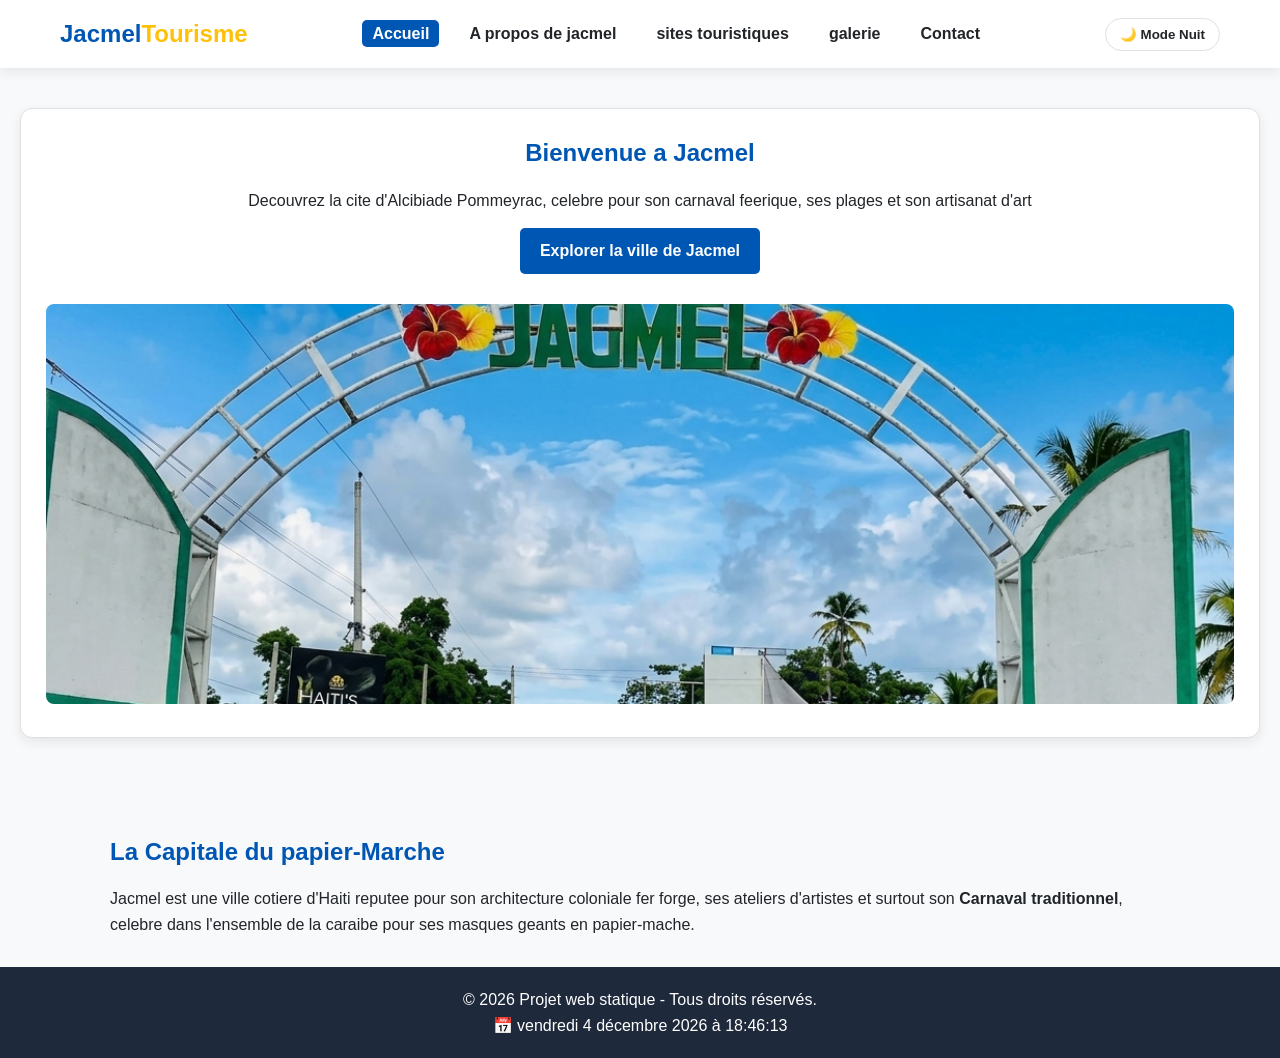
<file: Devoir HTML sur Jacmel - Copy/index.html>
<!DOCTYPE html>
<html lang="fr">
<head>
    <meta charset="UTF-8">
    <meta name="viewport" content="width=device-width, initial-scale=1.0">
    <title>Jacmel - Capitale culturelle d'Haïti</title>
    <link rel="stylesheet" href="style.css">
</head>
<body>
    <audio id="bgMusic" loop style="display: none;">
        <source src="music/musique.mp3" type="audio/mpeg">
    </audio>
    <header>
        <nav class="navbar">
            <div class="logo">Jacmel<span>Tourisme</span></div>
                <ul class="nav-links" id="nav-links">
                    <li><a href="index.html" class="active">Accueil</a></li>
                    <li><a href="A propos.html">A propos de jacmel</a></li>
                    <li><a href="sites touristiques.html">sites touristiques</a></li>
                    <li><a href="galerie.html">galerie</a></li>
                    <li><a href="contact.html">Contact</a></li>
                </ul>
                <button id="themeToggle" class="btn-theme">🌙 Mode Nuit</button>
            <div class="hamburger" id="hamburger">&#9776;</div>
        </nav>
    </header>
    <section class="hero">
        <div class="hero-content">
            <div class="card">
            <h1>Bienvenue a Jacmel</h1>
            <p>Decouvrez la cite d'Alcibiade Pommeyrac, celebre pour son carnaval feerique, ses plages et son artisanat d'art </p>
            <a href="sites touristiques.html" class="btn-main">Explorer la ville de Jacmel</a>
            <image src="images/entree.jpg" alt="Bienvenue a Jacmel"></image>
            </div>
        </div>
    </section>
    <section class="container intro-section">
        <h2>La Capitale du papier-Marche</h2>
        <p>
            Jacmel est une ville cotiere d'Haiti reputee pour son architecture coloniale fer forge, ses ateliers d'artistes et surtout son
            <strong>Carnaval traditionnel</strong>,
            celebre dans l'ensemble de la caraibe pour ses masques geants en papier-mache.
        </p>
    </section>
    <button id="backToTop" class="back-to-top">retour en haut</button>
    <footer>
        <p>&copy; 2026 Projet web statique - Tous droits réservés.</p>
        <p id="datetime"></p>
    </footer>
    <script src="script.js"></script>
</body>
</html>
</file>
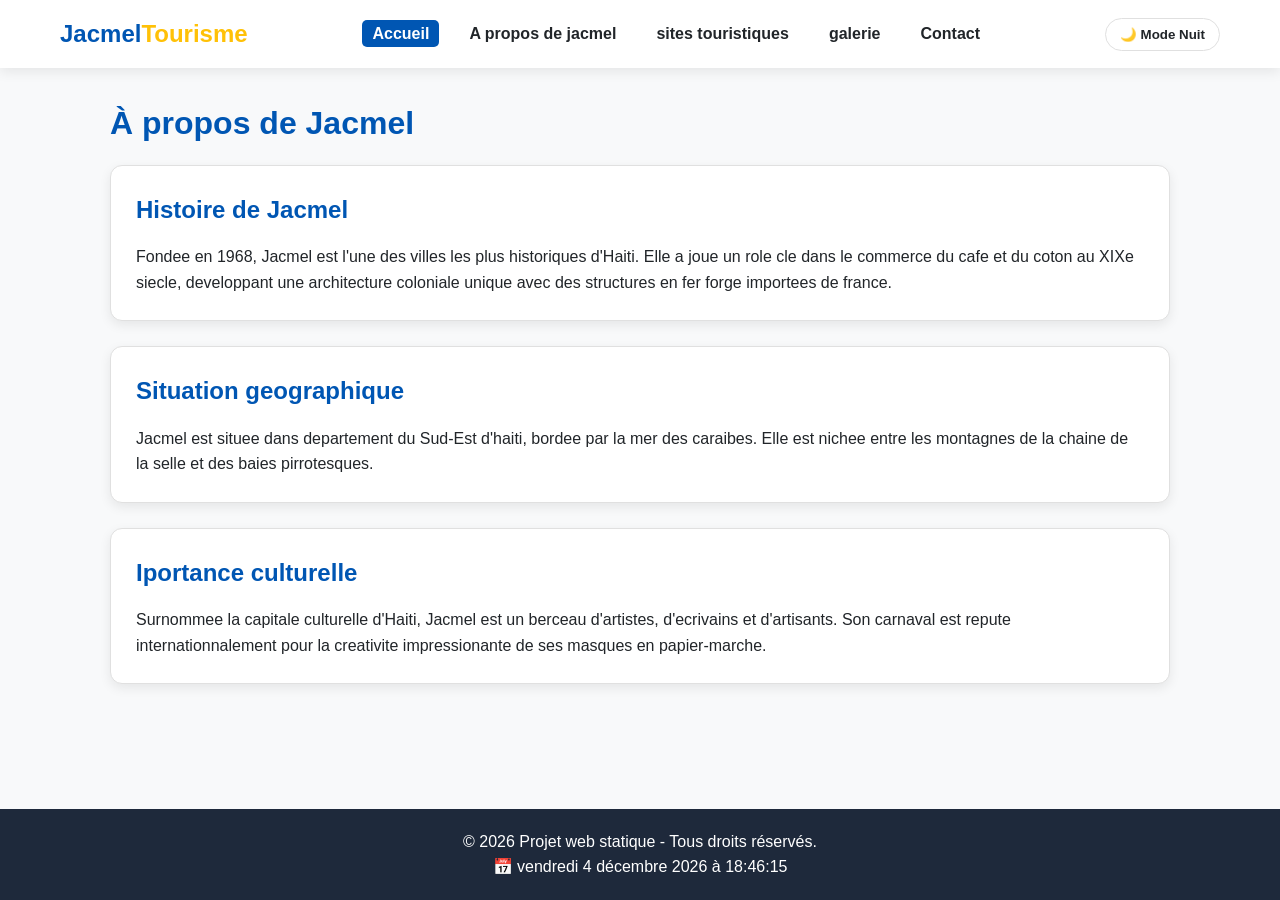
<file: Devoir HTML sur Jacmel - Copy/A propos.html>
<!DOCTYPE html>
<html lang="fr">
<head>
    <meta charset="UTF-8">
    <meta name="viewport" content="width=device-width, initial-scale=1.0">
    <title>Jacmel - Capitale culturelle d'Haïti</title>
    <link rel="stylesheet" href="style.css">
</head>
<body>
    <audio id="bgMusic" loop style="display: none;">
        <source src="music/musique.mp3" type="audio/mpeg">
    </audio>
   <header>
        <nav class="navbar">
            <div class="logo">Jacmel<span>Tourisme</span></div>
                <ul class="nav-links" id="nav-links">
                    <li><a href="index.html" class="active">Accueil</a></li>
                    <li><a href="A propos.html">A propos de jacmel</a></li>
                    <li><a href="sites touristiques.html">sites touristiques</a></li>
                    <li><a href="galerie.html">galerie</a></li>
                    <li><a href="contact.html">Contact</a></li>
                </ul>
                <button id="themeToggle" class="btn-theme">🌙 Mode Nuit</button>
            <div class="hamburger" id="hamburger">&#9776;</div>
        </nav>
    </header>
    <main class="container">
        <h1>À propos de Jacmel</h1>
        <section class="card">
            <h2>Histoire de Jacmel</h2>
            <p>
                Fondee en 1968, Jacmel est l'une des villes les plus historiques d'Haiti. Elle a joue un role cle dans le commerce du cafe et du coton au XIXe siecle, developpant une architecture coloniale unique avec des structures en fer forge importees de france.  
            </p>
        </section>
        <section class="card">
            <h2>Situation geographique</h2>
            <p>
                Jacmel est situee dans departement du Sud-Est d'haiti, bordee par la mer des caraibes. Elle est nichee entre les montagnes de la chaine de la selle et des baies pirrotesques.
            </p>
        </section>
        <section class="card">
            <h2>Iportance culturelle</h2>
            <p>
                Surnommee la capitale culturelle d'Haiti, Jacmel est un berceau d'artistes, d'ecrivains et d'artisants. Son carnaval est repute internationnalement pour la creativite impressionante de ses masques en papier-marche.
            </p>
        </section>
    </main>
        <button id="backToTop" class="back-to-top">retour en haut</button>
    <footer>
        <p>&copy; 2026 Projet web statique - Tous droits réservés.</p>
        <p id="datetime"></p>
    </footer>
    <script src="script.js"></script>
</body>
</html>
</file>
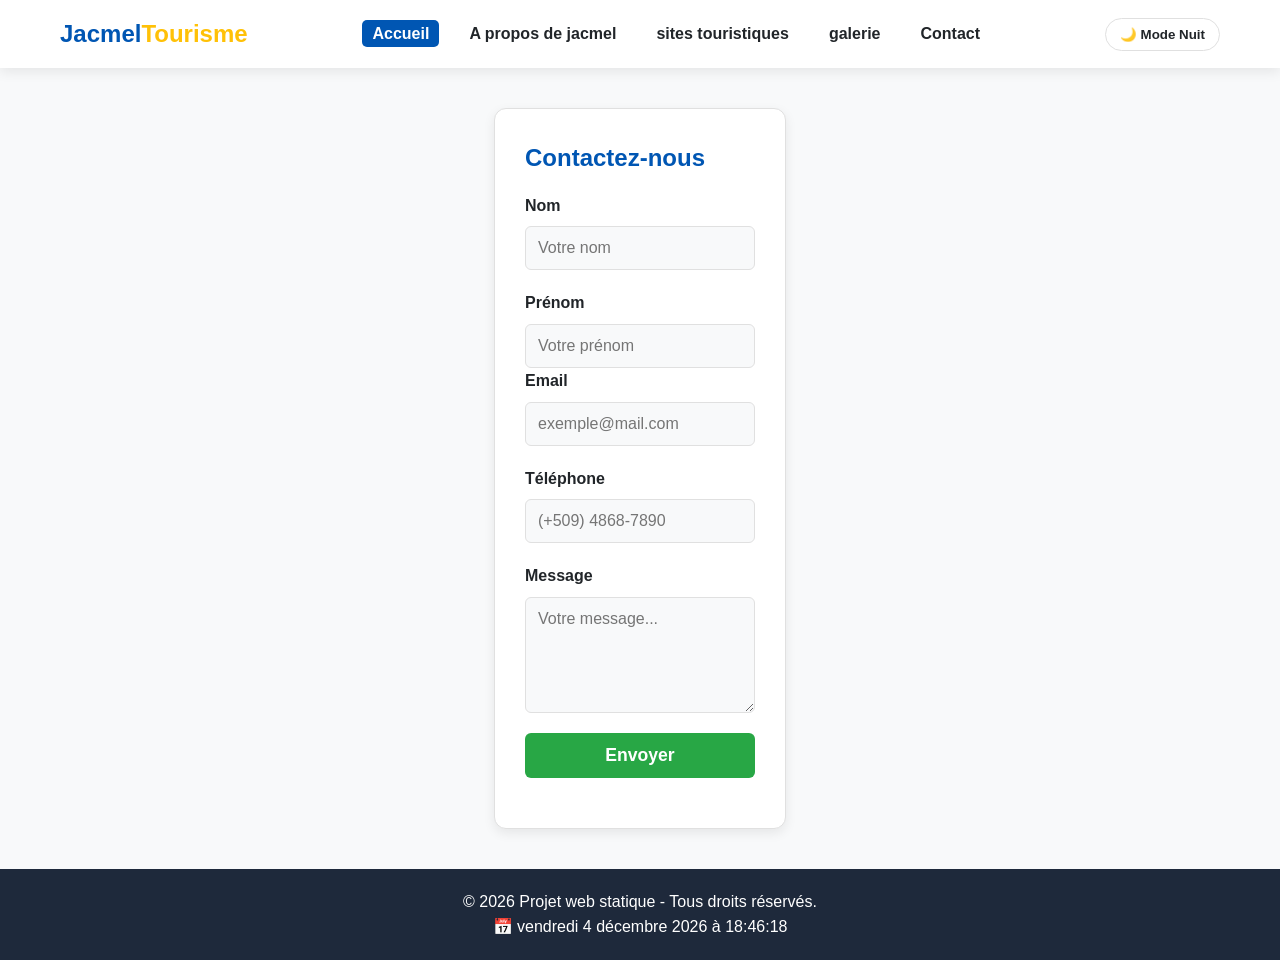
<file: Devoir HTML sur Jacmel - Copy/contact.html>
<!DOCTYPE html>
<html lang="fr">
<head>
    <meta charset="UTF-8">
    <meta name="viewport" content="width=device-width, initial-scale=1.0">
    <title>Jacmel - Capitale culturelle d'Haïti</title>
    <link rel="stylesheet" href="style.css">
</head>
<body>
    <audio id="bgMusic" loop style="display: none;">
        <source src="music/musique.mp3" type="audio/mpeg">
    </audio>
    <header>
        <nav class="navbar">
            <div class="logo">Jacmel<span>Tourisme</span></div>
                <ul class="nav-links" id="nav-links">
                    <li><a href="index.html" class="active">Accueil</a></li>
                    <li><a href="A propos.html">A propos de jacmel</a></li>
                    <li><a href="sites touristiques.html">sites touristiques</a></li>
                    <li><a href="galerie.html">galerie</a></li>
                    <li><a href="contact.html">Contact</a></li>
                </ul>
                 <button id="themeToggle" class="btn-theme">🌙 Mode Nuit</button>
            <div class="hamburger" id="hamburger">&#9776;</div>
        </nav>
    </header>
    <section class="contact-section">
        <h1>Contactez-nous</h1>
        <div id="message-confirmation" class="alert-succes" style="display: none;"></div>
        <form id="contactForm" onsubmit="return validerFormulaire(event)">
            <div class="form-group">
                <label for="nom">Nom</label>
                <input type="text" id="nom" name="nom" placeholder="Votre nom" required>
            </div>

            <div class="form-group">
                <label for="prenom">Prénom</label>
                <input type="text" id="prenom" name="prenom" placeholder="Votre prénom" required>


            <div class="form-group">
                <label for="email">Email</label>
                <input type="email" id="email" name="email" placeholder="exemple@mail.com" required>
            </div>

            <div class="form-group">
                <label for tel">Téléphone</label>
                <input type="tel" id="tel" name="tel" placeholder="(+509) 4868-7890" required>
            </div>

            <div class="form-group">
                <label for="message">Message</label>
                <textarea id="message" name="message" rows="5" placeholder="Votre message..." required></textarea>
            </div>

            <button type="submit" class="btn-submit">Envoyer</button>
        </form>
    </section>

    <button id="backToTop" class="back-to-top">retour en haut</button>
    <footer>
        <p>&copy; 2026 Projet web statique - Tous droits réservés.</p>
        <p id="datetime"></p>
    </footer>
    <script src="script.js"></script>
</body>
</html>
</file>
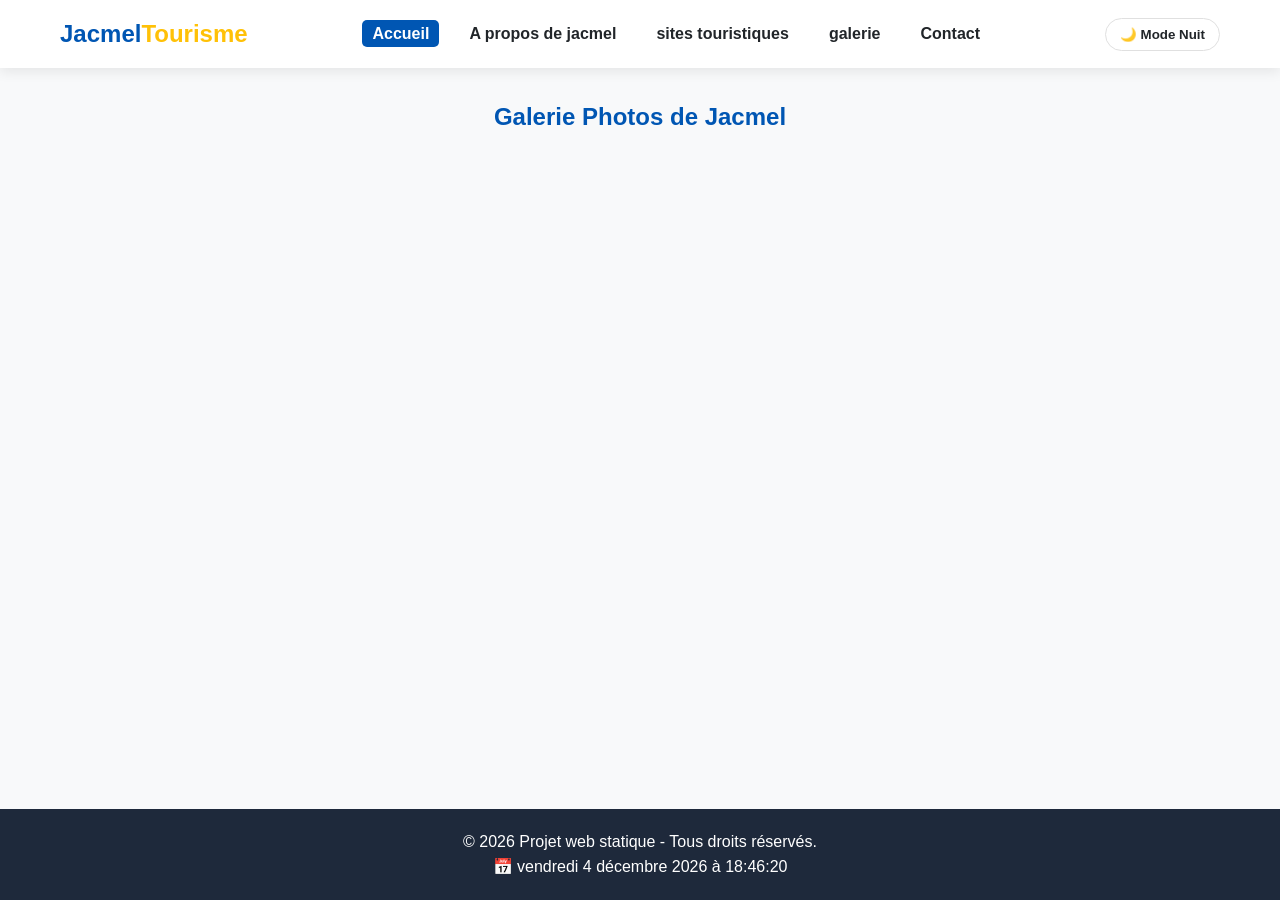
<file: Devoir HTML sur Jacmel - Copy/galerie.html>
<!DOCTYPE html>
<html lang="fr">
<head>
    <meta charset="UTF-8">
    <meta name="viewport" content="width=device-width, initial-scale=1.0">
    <title>Jacmel - Capitale culturelle d'Haïti</title>
    <link rel="stylesheet" href="style.css">
</head>
<body>
    <audio id="bgMusic" loop style="display: none;">
        <source src="music/musique.mp3" type="audio/mpeg">
    </audio>
    <header>
        <nav class="navbar">
            <div class="logo">Jacmel<span>Tourisme</span></div>
                <ul class="nav-links" id="nav-links">
                    <li><a href="index.html" class="active">Accueil</a></li>
                    <li><a href="A propos.html">A propos de jacmel</a></li>
                    <li><a href="sites touristiques.html">sites touristiques</a></li>
                    <li><a href="galerie.html">galerie</a></li>
                    <li><a href="contact.html">Contact</a></li>
                </ul>
                <button id="themeToggle" class="btn-theme">🌙 Mode Nuit</button>
            <div class="hamburger" id="hamburger">&#9776;</div>
        </nav> 
    </header>
    <section class="diaporama-container">
        <h1>Galerie Photos de Jacmel</h1>
        <div class="slideshow">
            <div class="slide fade">
                <img src="images/entree.jpg" alt="Entree de la ville  2">
                <div class="caption">Entree de la ville</div>
            </div>
            <div class="slide fade">
                <img src="images/image.jpg" alt="Carnaval de Jacmel 1">
                <div class="caption">Carnaval de Jacmel </div>
            </div>
            <div class="slide fade">
                <img src="images/bassin.jpg" alt="Bassin bleu 2">
                <div class="caption">Bassin bleu</div>
            </div>
            <div class="slide fade">
                <img src="images/raymond.jpg" alt="Raymond les bains">
                <div class="caption">Raymond les bains</div>
            </div>
            <div class="slide fade">
                <img src="images/centre.webp" alt="Centre Historique">
                <div class="caption">Centre Historique</div>
            </div>
            <div class="slide fade">
                <img src="images/cathe.jpg" alt="Cathédrale Saint-Philippe">
                <div class="caption">Cathédrale Saint-Philippe</div>
            </div>
            <div class="slide fade">
                <img src="images/img.jpg" alt="Artisanat Jacmel">
                <div class="caption">Artisanat Jacmel</div>
            </div>
            <div class="slide fade">
                <img src="images/defile.jpg" alt="Defile carnaval">
                <div class="caption">Defile carnaval</div>
            </div>
            <div class="slide fade">
                <img src="images/image2.jpg" alt="Bor de mer">
                <div class="caption">Bor de mer</div>
            </div>
            <div class="slide fade">
                <img src="images/peint.jpg" alt="Peinture Haïtienne">
                <div class="caption">Peinture Haïtienne</div>
            </div>
        </div>
    </section>

    <button id="backToTop" class="back-to-top">⬆</button>
    <footer>
        <p>&copy; 2026 Projet web statique - Tous droits réservés.</p>
        <p id="datetime"></p>
    </footer>
    <script src="script.js"></script>
</body>
</html>
</file>
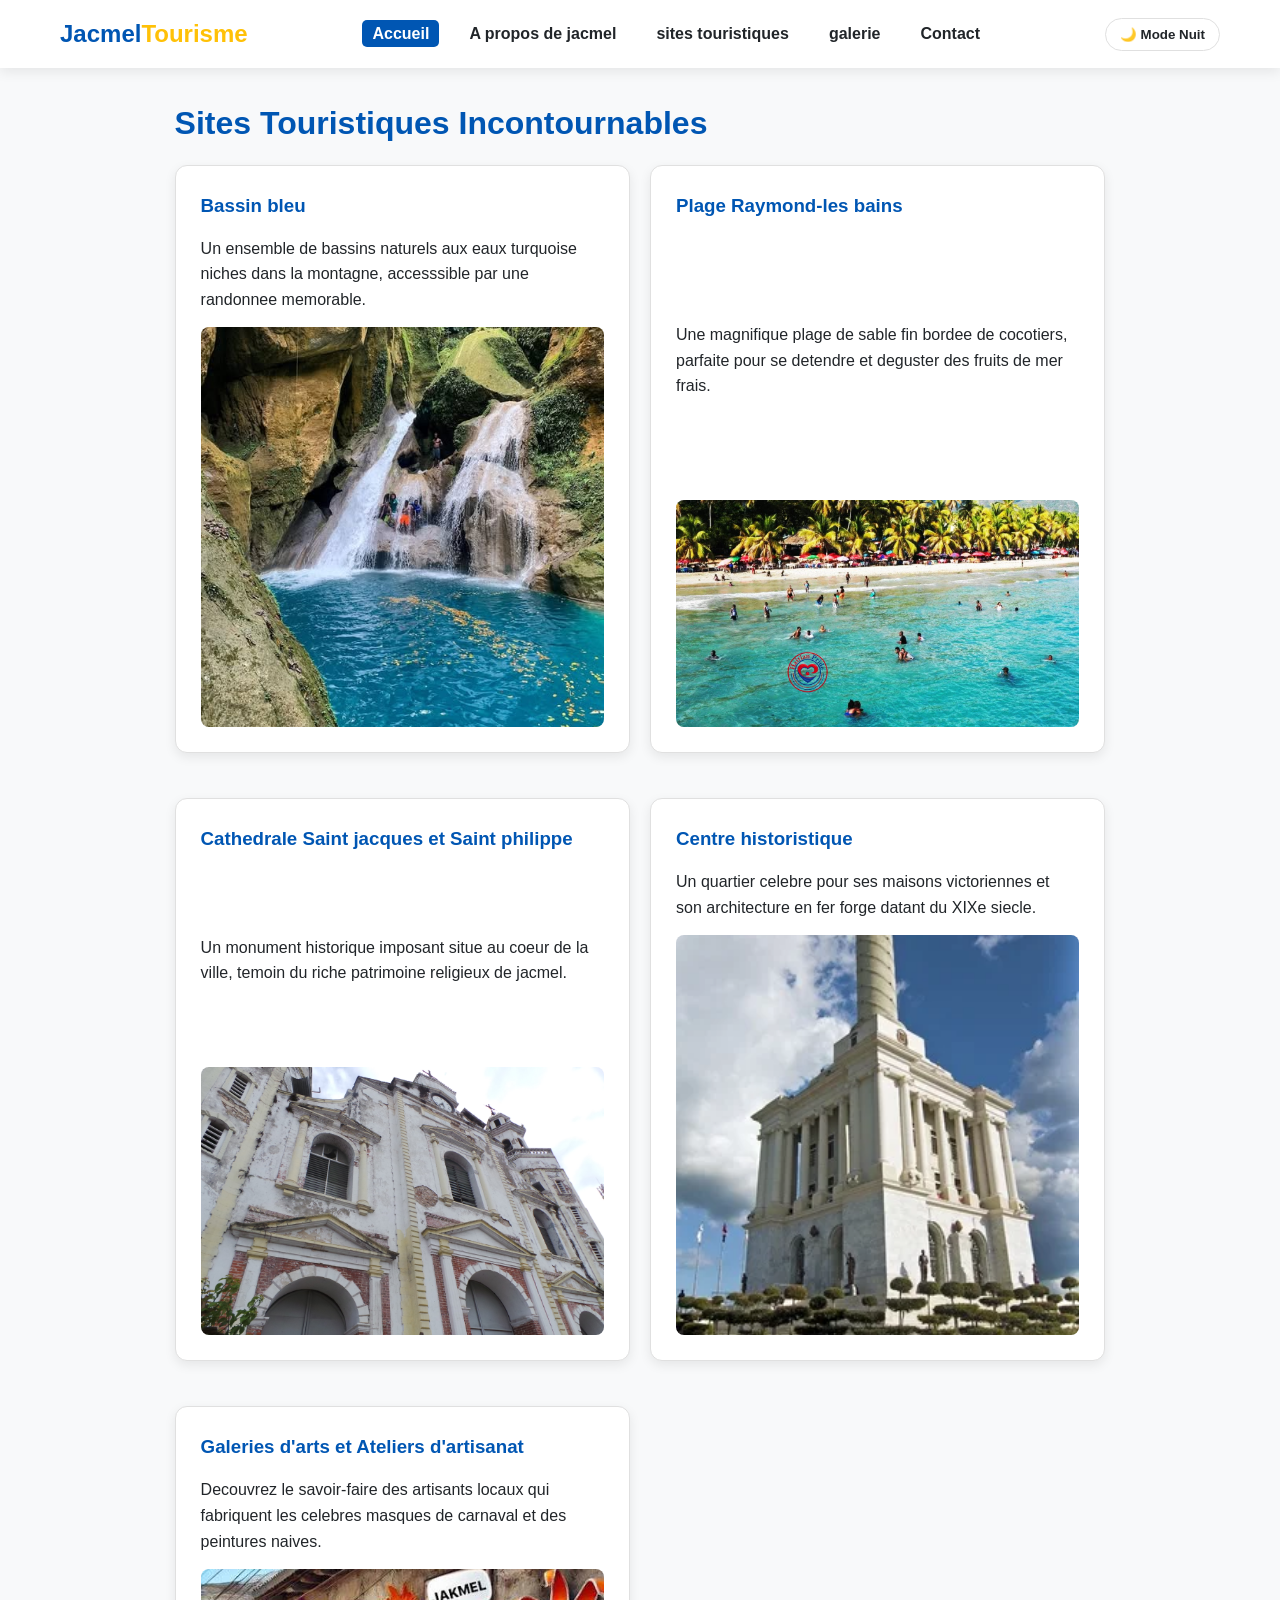
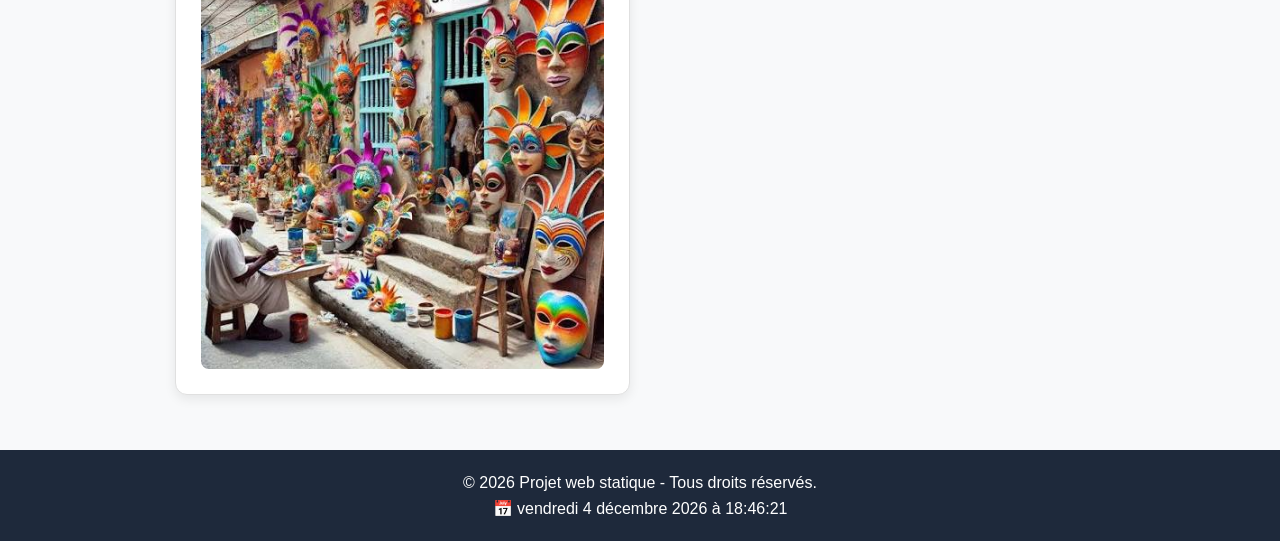
<file: Devoir HTML sur Jacmel - Copy/sites touristiques.html>
<!DOCTYPE html>
<html lang="fr">
<head>
    <meta charset="UTF-8">
    <meta name="viewport" content="width=device-width, initial-scale=1.0">
    <title>Jacmel - Capitale culturelle d'Haïti</title>
    <link rel="stylesheet" href="style.css">
</head>
<body>
    <audio id="bgMusic" loop style="display: none;">
        <source src="music/musique.mp3" type="audio/mpeg">
    </audio>
    <header>
        <nav class="navbar">
            <div class="logo">Jacmel<span>Tourisme</span></div>
                <ul class="nav-links" id="nav-links">
                    <li><a href="index.html" class="active">Accueil</a></li>
                    <li><a href="A propos.html">A propos de jacmel</a></li>
                    <li><a href="sites touristiques.html">sites touristiques</a></li>
                    <li><a href="galerie.html">galerie</a></li>
                    <li><a href="contact.html">Contact</a></li>
                </ul>
                <button id="themeToggle" class="btn-theme">🌙 Mode Nuit</button>
            <div class="hamburger" id="hamburger">&#9776;</div>
        </nav>
    </header>
    <main class="container">
            <h1>Sites Touristiques Incontournables</h1>
            <div class="site-grid">
                <div class="card">
                <article class="site-card">
                    <h3>Bassin bleu</h3>
                    <p>Un ensemble de bassins naturels aux eaux turquoise niches dans la montagne, accesssible par une randonnee memorable.</p>
                    <image src="images/bassinbleu.jpg" alt="Bassin bleu"></image>
                </article>
                </div>

                <div class="card">
                <article class="site-card">
                    <h3>Plage Raymond-les bains</h3>
                    <p>Une magnifique plage de sable fin bordee de cocotiers, parfaite pour se detendre et deguster des fruits de mer frais.</p>
                    <image src="images/raymond.jpg" alt="Plage Raymond-les bains"></image>
                </article>
                </div>

                <div class="card">
                <article class="site-card">
                    <h3>Cathedrale Saint jacques et Saint philippe</h3>
                    <p>Un monument historique imposant situe au coeur de la ville, temoin du riche patrimoine religieux de jacmel.</p>
                    <image src="images/cathe.jpg" alt="Cathedrale Saint jacques et Saint philippe"></image>
                </article>
                </div>

                <div class="card">
                <article class="site-card">
                    <h3>Centre historistique</h3>
                    <p>Un quartier celebre pour ses maisons victoriennes et son architecture en fer forge datant du XIXe siecle.</p>
                    <image src="images/centr.webp" alt="Centre historistique"></image>
                </article>
                </div>

                <div class="card">
                <article class="site-card">
                    <h3>Galeries d'arts et Ateliers d'artisanat</h3>
                    <p>Decouvrez le savoir-faire des artisants locaux qui fabriquent les celebres masques de carnaval et des peintures naives.</p>
                    <image src="images/img.jpg" alt="aleries d'arts et Ateliers d'artisanat"></image>
                </article>
                </div>
            </div>
    </main>
    <button id="backToTop" class="back-to-top">retour en haut</button>
    <footer>
        <p>&copy; 2026 Projet web statique - Tous droits réservés.</p>
        <p id="datetime"></p>
    </footer>
    <script src="script.js"></script>
</body>
</html>
</file>
<file: Devoir HTML sur Jacmel - Copy/style.css>
/* ==========================================
   1. REGLES GENERALES ET VARIABLES
   ========================================== */
:root {
    --bg-primary: #f8f9fa;
    --bg-card: #ffffff;
    --text-color: #212529;
    --primary-color: #0056b3;
    --accent-color: #ffc107;
    --border-color: #e0e0e0;
    --footer-bg: #1e293b;
    --footer-text: #ffffff;
    --shadow: 0 4px 12px rgba(0, 0, 0, 0.08);
}

/* Dark Mode Variables */
body.dark-theme {
    --bg-primary: #0f172a;
    --bg-card: #1e293b;
    --text-color: #f8fafc;
    --primary-color: #38bdf8;
    --accent-color: #f59e0b;
    --border-color: #334155;
    --footer-bg: #020617;
    --footer-text: #cbd5e1;
    --shadow: 0 4px 12px rgba(0, 0, 0, 0.4);
}

* {
    margin: 0;
    padding: 0;
    box-sizing: border-box;
    font-family: 'Segoe UI', Tahoma, Geneva, Verdana, sans-serif;
    transition: background-color 0.3s ease, color 0.3s ease;
}

body {
    background-color: var(--bg-primary);
    color: var(--text-color);
    line-height: 1.6;
    display: flex;
    flex-direction: column;
    min-height: 100vh;
}

.container {
    max-width: 1100px;
    margin: 30px auto;
    padding: 0 20px;
    flex: 1;
}

h1, h2, h3 {
    margin-bottom: 15px;
    color: var(--primary-color);
}

/* ==========================================
   2. NAVBAR ET HEADER
   ========================================== */
header {
    background-color: var(--bg-card);
    box-shadow: var(--shadow);
    position: sticky;
    top: 0;
    z-index: 1000;
}

.navbar {
    display: flex;
    justify-content: space-between;
    align-items: center;
    max-width: 1200px;
    margin: 0 auto;
    padding: 15px 20px;
}

.logo {
    font-size: 1.5rem;
    font-weight: bold;
    color: var(--primary-color);
}

.logo span {
    color: var(--accent-color);
}

.nav-links {
    display: flex;
    list-style: none;
    gap: 20px;
}

.nav-links a {
    text-decoration: none;
    color: var(--text-color);
    font-weight: 600;
    padding: 5px 10px;
    border-radius: 5px;
}

.nav-links a:hover,
.nav-links a.active {
    background-color: var(--primary-color);
    color: #ffffff;
}

.btn-theme {
    background: transparent;
    border: 1px solid var(--border-color);
    color: var(--text-color);
    padding: 8px 14px;
    border-radius: 20px;
    cursor: pointer;
    font-weight: 600;
}

.hamburger {
    display: none;
    font-size: 1.8rem;
    cursor: pointer;
}

/* ==========================================
   3. HERO & CARDS
   ========================================== */
.hero {
    padding: 40px 20px;
    text-align: center;
}

.card {
    background-color: var(--bg-card);
    border: 1px solid var(--border-color);
    padding: 25px;
    border-radius: 12px;
    box-shadow: var(--shadow);
    margin-bottom: 25px;
}

.hero img,
.site-card img {
    width: 100%;
    max-height: 400px;
    object-fit: cover;
    border-radius: 8px;
    margin-top: 15px;
}

.btn-main {
    display: inline-block;
    background-color: var(--primary-color);
    color: #fff;
    padding: 10px 20px;
    text-decoration: none;
    border-radius: 5px;
    margin: 15px 0;
    font-weight: bold;
}

/* ==========================================
   4. SITES TOURISTIQUES (GRID)
   ========================================== */
.site-grid {
    display: grid;
    grid-template-columns: repeat(auto-fit, minmax(300px, 1fr));
    gap: 20px;
}

.site-card {
    display: flex;
    flex-direction: column;
    justify-content: space-between;
    height: 100%;
}

/* ==========================================
   5. GALERIE & DIAPORAMA
   ========================================== */
.diaporama-container {
    max-width: 900px;
    margin: 30px auto;
    padding: 0 20px;
    text-align: center;
}

.slideshow {
    position: relative;
    max-width: 100%;
    margin: auto;
    overflow: hidden;
    border-radius: 10px;
    box-shadow: var(--shadow);
}

.slide {
    display: none;
}

.slide.active {
    display: block;
}

.slide img {
    width: 100%;
    height: 450px;
    object-fit: cover;
}

.caption {
    background: rgba(0, 0, 0, 0.7);
    color: #fff;
    font-size: 1rem;
    padding: 10px;
    position: absolute;
    bottom: 0;
    width: 100%;
    text-align: center;
}

/* ==========================================
   6. PAGE CONTACT & FORMULAIRE
   ========================================== */
.contact-section {
    max-width: 650px;
    margin: 40px auto;
    padding: 30px;
    background-color: var(--bg-card);
    border-radius: 12px;
    box-shadow: var(--shadow);
    border: 1px solid var(--border-color);
}

.form-group {
    margin-bottom: 20px;
    display: flex;
    flex-direction: column;
}

.form-group label {
    margin-bottom: 8px;
    font-weight: 600;
}

.form-group input,
.form-group textarea {
    padding: 12px;
    border: 1px solid var(--border-color);
    border-radius: 6px;
    background-color: var(--bg-primary);
    color: var(--text-color);
    font-size: 1rem;
}

.btn-submit {
    width: 100%;
    background-color: #28a745;
    color: white;
    padding: 12px;
    border: none;
    border-radius: 6px;
    font-size: 1.1rem;
    font-weight: bold;
    cursor: pointer;
}

.btn-submit:hover {
    background-color: #218838;
}

/* Mòd Nwa pou Bwat Konfimasyon an */
body.dark-theme .confirmation-container div {
    background-color: #143d23 !important;
    color: #a3cfbb !important;
    border-color: #198754 !important;
}

body.dark-theme .confirmation-container h2 {
    color: #a3cfbb !important;
}

/* ==========================================
   7. FOOTER ET BOUTON RETOUR
   ========================================== */
footer {
    background-color: var(--footer-bg);
    color: var(--footer-text);
    text-align: center;
    padding: 20px;
    margin-top: auto;
}

.back-to-top {
    position: fixed;
    bottom: 25px;
    right: 25px;
    background-color: var(--primary-color);
    color: white;
    border: none;
    padding: 12px 16px;
    border-radius: 50%;
    cursor: pointer;
    display: none;
    box-shadow: var(--shadow);
    font-size: 1.2rem;
    z-index: 99;
    .back-to-top {
    position: fixed;
    bottom: 25px;
    right: 25px;
    background-color: var(--primary-color);
    color: #ffffff;
    border: none;
    width: 45px;
    height: 45px;
    border-radius: 50%;
    cursor: pointer;
    display: none; /* L ap parèt lè w scroll */
    align-items: center;
    justify-content: center;
    box-shadow: 0 4px 10px rgba(0, 0, 0, 0.3);
    font-size: 1.4rem;
    z-index: 999;
}

.back-to-top:hover {
    transform: scale(1.1);
    background-color: var(--accent-color);
}

/* ==========================================
   8. RESPONSIVE (MOBIL)
   ========================================== */
@media (max-width: 768px) {
    .hamburger {
        display: block;
    }

    .nav-links {
        display: none;
        flex-direction: column;
        width: 100%;
        position: absolute;
        top: 60px;
        left: 0;
        background-color: var(--bg-card);
        padding: 20px;
        box-shadow: var(--shadow);
    }

    .nav-links.active {
        display: flex;
    }

    .slide img {
        height: 300px;
    }
}
</file>
